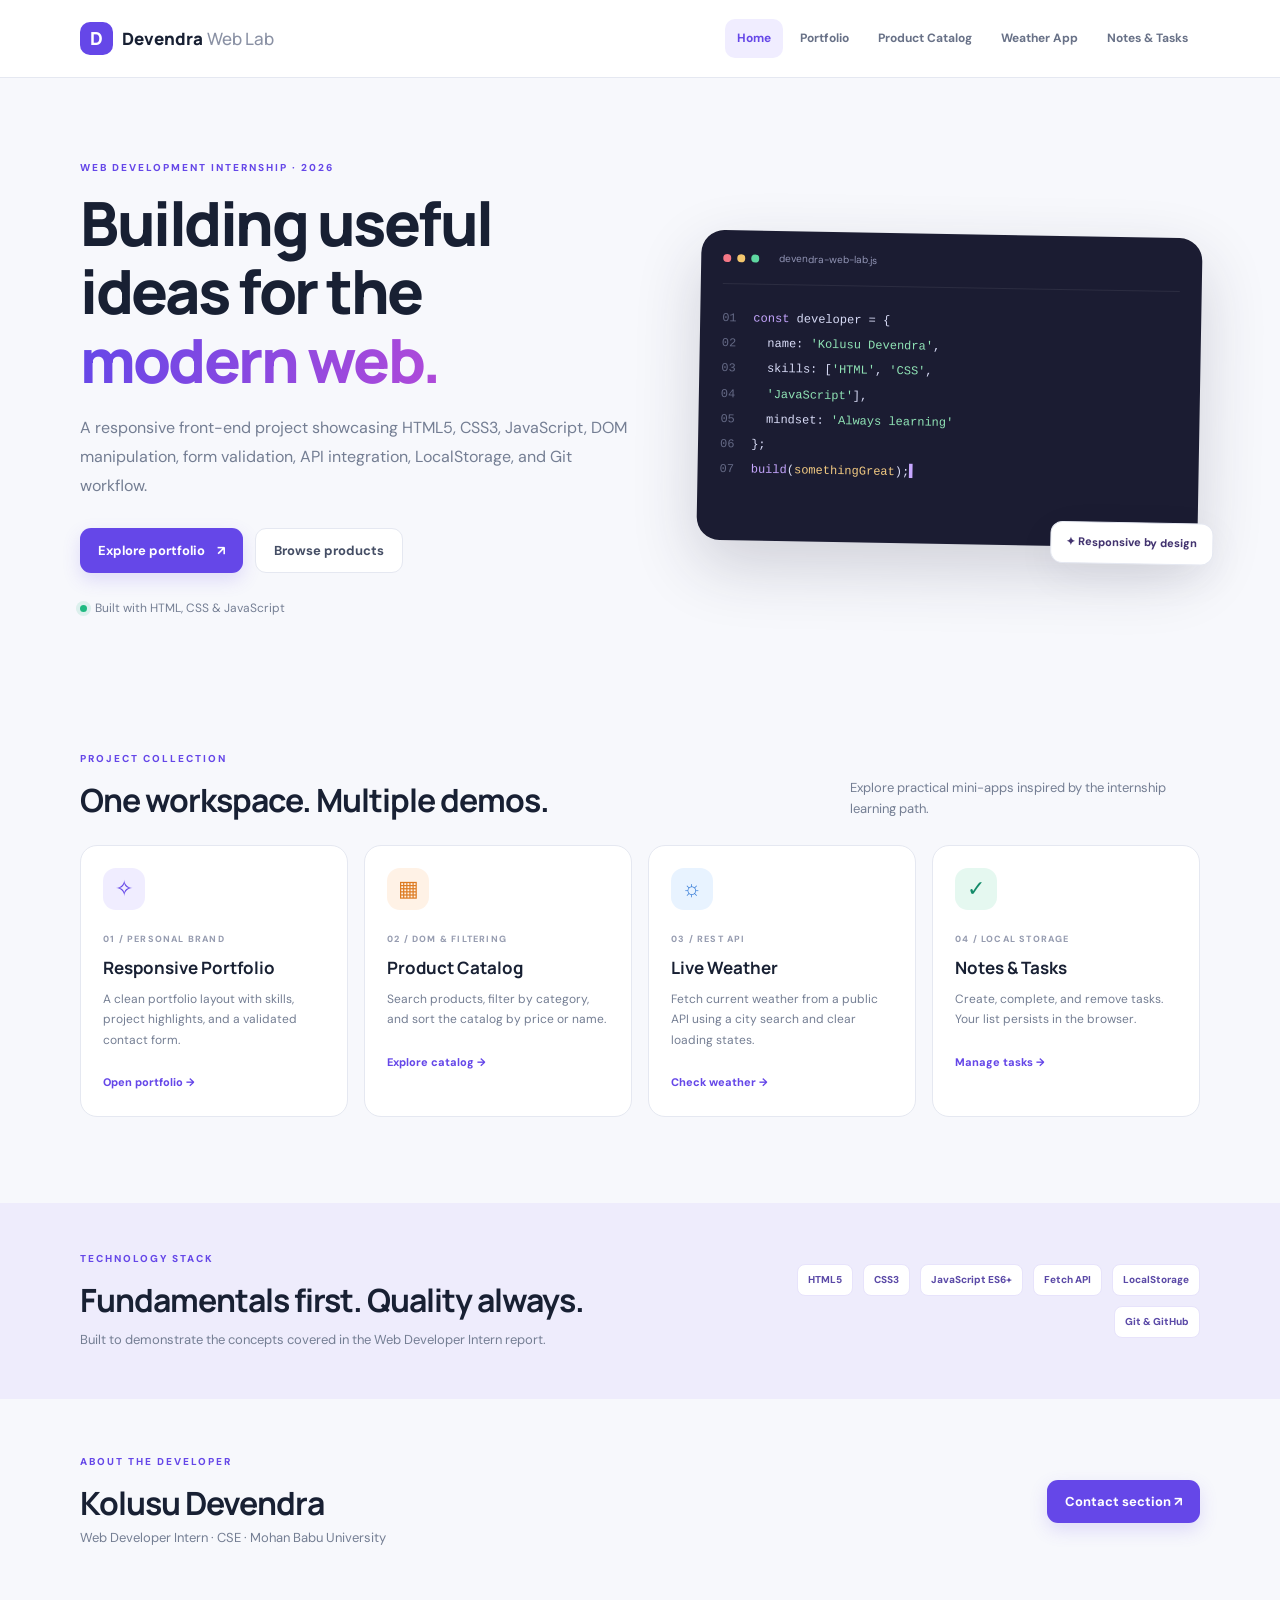
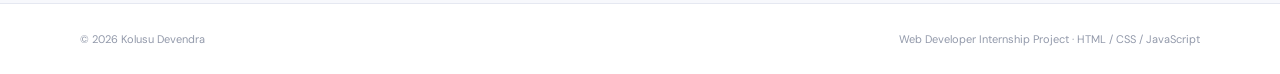
<file: web_developer_internship_project/index.html>
<!DOCTYPE html>
<html lang="en">
<head>
  <meta charset="UTF-8">
  <meta name="viewport" content="width=device-width, initial-scale=1.0">
  <meta name="description" content="Responsive web development internship project by Kolusu Devendra.">
  <title>Devendra Web Lab | Web Development Projects</title>
  <link rel="stylesheet" href="css/style.css">
  <script src="js/main.js" defer></script>
</head>
<body>
  <header class="site-header">
    <a class="logo" href="index.html"><span class="logo-mark">D</span> Devendra<span class="logo-light">Web Lab</span></a>
    <button class="menu-toggle" id="menuToggle" aria-label="Toggle navigation" aria-expanded="false">☰</button>
    <nav class="nav" id="siteNav">
      <a class="active" href="index.html">Home</a>
      <a href="portfolio.html">Portfolio</a>
      <a href="products.html">Product Catalog</a>
      <a href="weather.html">Weather App</a>
      <a href="tasks.html">Notes & Tasks</a>
    </nav>
  </header>
  <main>
    <section class="hero container">
      <div class="hero-copy">
        <p class="eyebrow">WEB DEVELOPMENT INTERNSHIP · 2026</p>
        <h1>Building useful ideas for the <span class="gradient-text">modern web.</span></h1>
        <p class="hero-text">A responsive front-end project showcasing HTML5, CSS3, JavaScript, DOM manipulation, form validation, API integration, LocalStorage, and Git workflow.</p>
        <div class="hero-actions"><a class="btn btn-primary" href="portfolio.html">Explore portfolio <span>↗</span></a><a class="btn btn-secondary" href="products.html">Browse products</a></div>
        <div class="hero-note"><span class="status-dot"></span> Built with HTML, CSS & JavaScript</div>
      </div>
      <div class="hero-visual" aria-label="Web development illustration">
        <div class="visual-top"><span></span><span></span><span></span><small>devendra-web-lab.js</small></div>
        <div class="code-lines"><p><i>01</i> <b>const</b> developer = {</p><p><i>02</i> &nbsp; name: <em>'Kolusu Devendra'</em>,</p><p><i>03</i> &nbsp; skills: [<em>'HTML'</em>, <em>'CSS'</em>,</p><p><i>04</i> &nbsp; <em>'JavaScript'</em>],</p><p><i>05</i> &nbsp; mindset: <em>'Always learning'</em></p><p><i>06</i> };</p><p><i>07</i> <b>build</b>(<strong>somethingGreat</strong>);<span class="cursor">▍</span></p></div>
        <div class="visual-badge">✦ Responsive by design</div>
      </div>
    </section>
    <section class="container section">
      <div class="section-heading"><div><p class="eyebrow">PROJECT COLLECTION</p><h2>One workspace. Multiple demos.</h2></div><p class="muted">Explore practical mini-apps inspired by the internship learning path.</p></div>
      <div class="feature-grid">
        <a class="feature-card" href="portfolio.html"><span class="feature-icon purple">✧</span><span class="card-kicker">01 / PERSONAL BRAND</span><h3>Responsive Portfolio</h3><p>A clean portfolio layout with skills, project highlights, and a validated contact form.</p><span class="card-link">Open portfolio →</span></a>
        <a class="feature-card" href="products.html"><span class="feature-icon orange">▦</span><span class="card-kicker">02 / DOM & FILTERING</span><h3>Product Catalog</h3><p>Search products, filter by category, and sort the catalog by price or name.</p><span class="card-link">Explore catalog →</span></a>
        <a class="feature-card" href="weather.html"><span class="feature-icon blue">☼</span><span class="card-kicker">03 / REST API</span><h3>Live Weather</h3><p>Fetch current weather from a public API using a city search and clear loading states.</p><span class="card-link">Check weather →</span></a>
        <a class="feature-card" href="tasks.html"><span class="feature-icon green">✓</span><span class="card-kicker">04 / LOCAL STORAGE</span><h3>Notes & Tasks</h3><p>Create, complete, and remove tasks. Your list persists in the browser.</p><span class="card-link">Manage tasks →</span></a>
      </div>
    </section>
    <section class="band"><div class="container band-inner"><div><p class="eyebrow">TECHNOLOGY STACK</p><h2>Fundamentals first. Quality always.</h2><p class="muted">Built to demonstrate the concepts covered in the Web Developer Intern report.</p></div><div class="tech-list"><span>HTML5</span><span>CSS3</span><span>JavaScript ES6+</span><span>Fetch API</span><span>LocalStorage</span><span>Git & GitHub</span></div></div></section>
    <section class="container section about-strip"><div><p class="eyebrow">ABOUT THE DEVELOPER</p><h2>Kolusu Devendra</h2><p class="muted">Web Developer Intern · CSE · Mohan Babu University</p></div><a class="btn btn-primary" href="portfolio.html#contact">Contact section ↗</a></section>
  </main>
  <footer class="site-footer"><div class="container footer-inner"><span>© <span data-year></span> Kolusu Devendra</span><span>Web Developer Internship Project · HTML / CSS / JavaScript</span></div></footer>
</body>
</html>
</file>
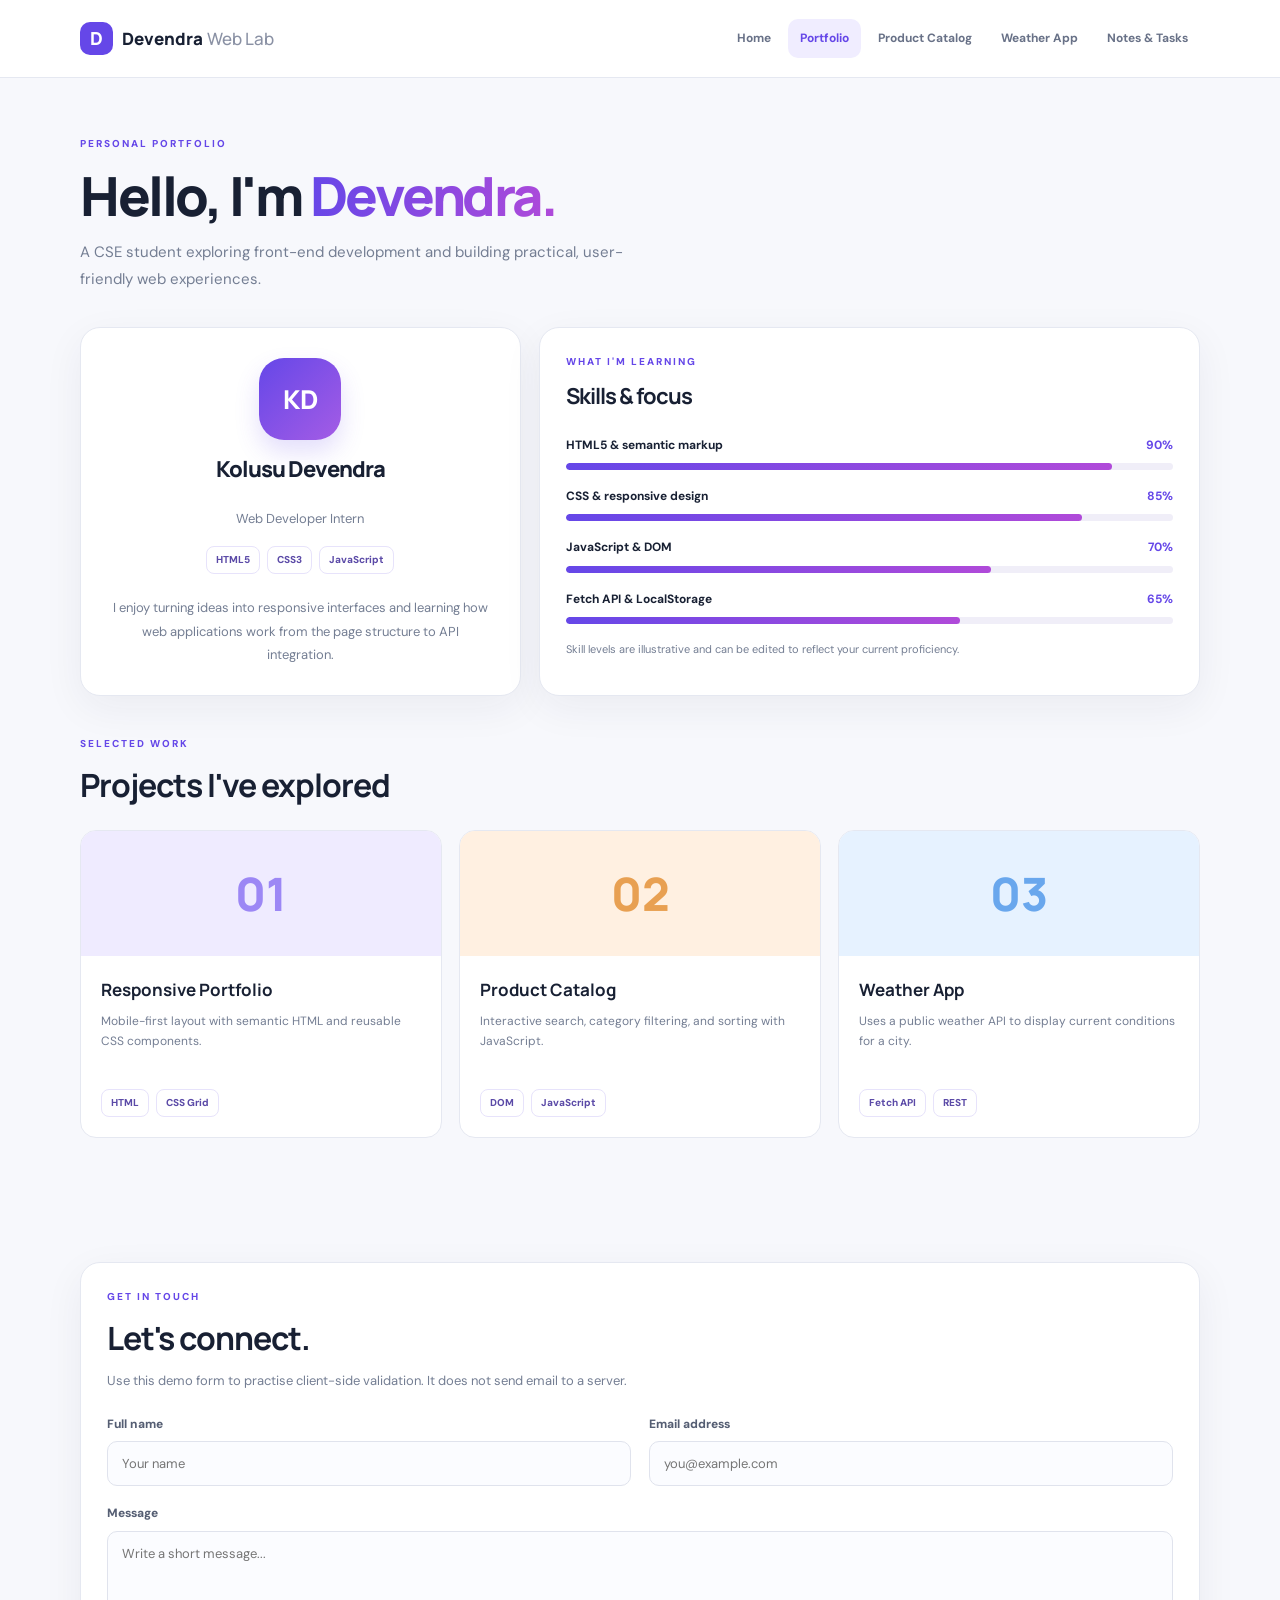
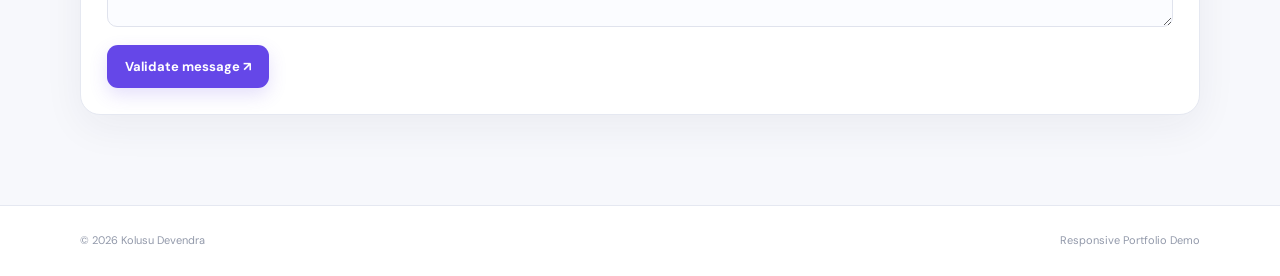
<file: web_developer_internship_project/portfolio.html>
<!DOCTYPE html>
<html lang="en">
<head><meta charset="UTF-8"><meta name="viewport" content="width=device-width, initial-scale=1.0"><title>Portfolio | Devendra Web Lab</title><link rel="stylesheet" href="css/style.css"><script src="js/main.js" defer></script></head>
<body>
<header class="site-header"><a class="logo" href="index.html"><span class="logo-mark">D</span> Devendra<span class="logo-light">Web Lab</span></a><button class="menu-toggle" id="menuToggle" aria-label="Toggle navigation" aria-expanded="false">☰</button><nav class="nav" id="siteNav"><a href="index.html">Home</a><a class="active" href="portfolio.html">Portfolio</a><a href="products.html">Product Catalog</a><a href="weather.html">Weather App</a><a href="tasks.html">Notes & Tasks</a></nav></header>
<main class="container page-main">
  <section class="page-intro"><p class="eyebrow">PERSONAL PORTFOLIO</p><h1>Hello, I'm <span class="gradient-text">Devendra.</span></h1><p class="hero-text">A CSE student exploring front-end development and building practical, user-friendly web experiences.</p></section>
  <section class="profile-grid"><article class="panel profile-card"><div class="avatar">KD</div><h2>Kolusu Devendra</h2><p class="muted">Web Developer Intern</p><div class="tag-row"><span>HTML5</span><span>CSS3</span><span>JavaScript</span></div><p class="profile-summary">I enjoy turning ideas into responsive interfaces and learning how web applications work from the page structure to API integration.</p></article>
  <article class="panel"><p class="eyebrow">WHAT I'M LEARNING</p><h2>Skills & focus</h2><div class="skill"><div><span>HTML5 & semantic markup</span><b>90%</b></div><div class="skill-track"><span style="width:90%"></span></div></div><div class="skill"><div><span>CSS & responsive design</span><b>85%</b></div><div class="skill-track"><span style="width:85%"></span></div></div><div class="skill"><div><span>JavaScript & DOM</span><b>70%</b></div><div class="skill-track"><span style="width:70%"></span></div></div><div class="skill"><div><span>Fetch API & LocalStorage</span><b>65%</b></div><div class="skill-track"><span style="width:65%"></span></div></div><p class="small muted">Skill levels are illustrative and can be edited to reflect your current proficiency.</p></article></section>
  <section class="section"><div class="section-heading"><div><p class="eyebrow">SELECTED WORK</p><h2>Projects I've explored</h2></div></div><div class="project-grid"><article class="project-card"><div class="project-art art-purple">01</div><div class="project-content"><h3>Responsive Portfolio</h3><p>Mobile-first layout with semantic HTML and reusable CSS components.</p><div class="tag-row"><span>HTML</span><span>CSS Grid</span></div></div></article><article class="project-card"><div class="project-art art-orange">02</div><div class="project-content"><h3>Product Catalog</h3><p>Interactive search, category filtering, and sorting with JavaScript.</p><div class="tag-row"><span>DOM</span><span>JavaScript</span></div></div></article><article class="project-card"><div class="project-art art-blue">03</div><div class="project-content"><h3>Weather App</h3><p>Uses a public weather API to display current conditions for a city.</p><div class="tag-row"><span>Fetch API</span><span>REST</span></div></div></article></div></section>
  <section class="panel contact-panel" id="contact"><p class="eyebrow">GET IN TOUCH</p><h2>Let's connect.</h2><p class="muted">Use this demo form to practise client-side validation. It does not send email to a server.</p><form id="contactForm" class="form-grid" novalidate><label>Full name<input id="contactName" name="name" required minlength="2" placeholder="Your name"></label><label>Email address<input id="contactEmail" name="email" type="email" required placeholder="you@example.com"></label><label class="full-width">Message<textarea id="contactMessage" name="message" required minlength="10" rows="4" placeholder="Write a short message..."></textarea></label><div class="full-width form-submit"><button class="btn btn-primary" type="submit">Validate message ↗</button><p id="contactStatus" class="form-status" role="status"></p></div></form></section>
</main><footer class="site-footer"><div class="container footer-inner"><span>© <span data-year></span> Kolusu Devendra</span><span>Responsive Portfolio Demo</span></div></footer>
</body></html>
</file>
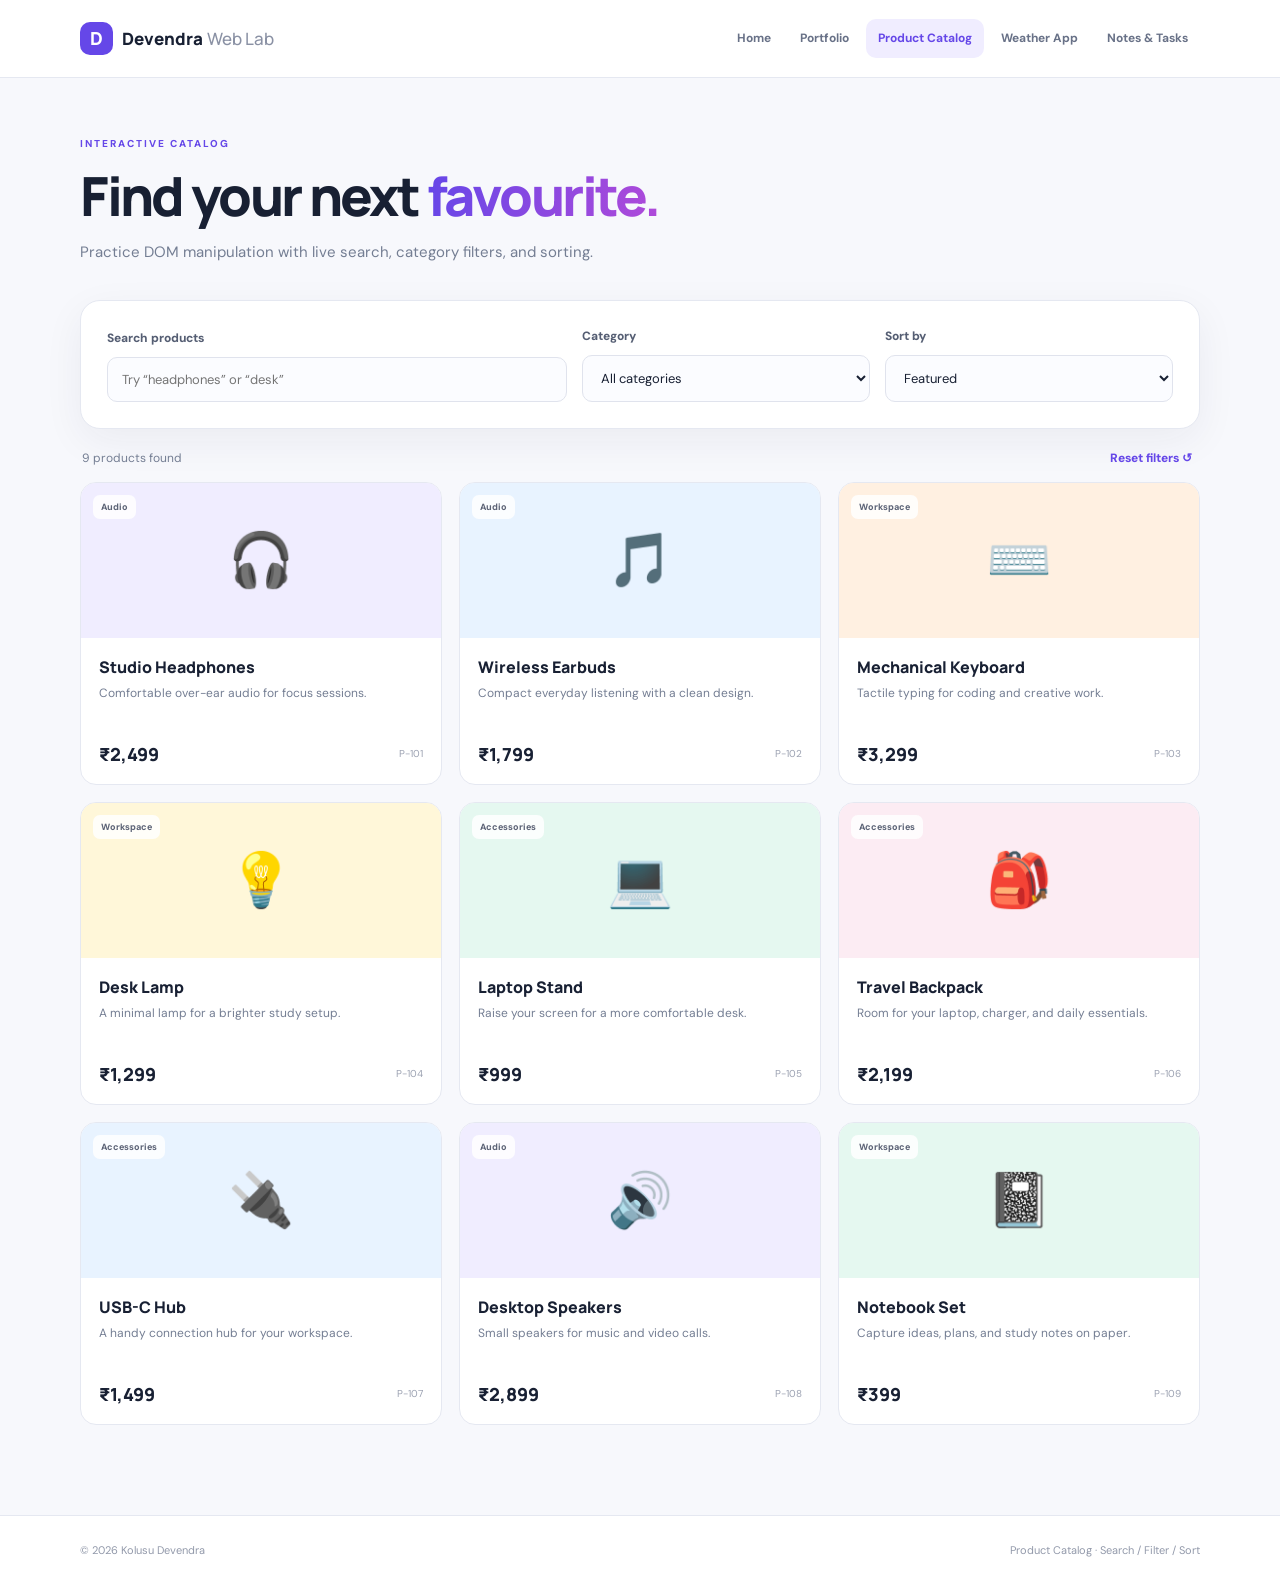
<file: web_developer_internship_project/products.html>
<!DOCTYPE html>
<html lang="en">
<head><meta charset="UTF-8"><meta name="viewport" content="width=device-width, initial-scale=1.0"><title>Product Catalog | Devendra Web Lab</title><link rel="stylesheet" href="css/style.css"><script src="js/main.js" defer></script></head>
<body>
<header class="site-header"><a class="logo" href="index.html"><span class="logo-mark">D</span> Devendra<span class="logo-light">Web Lab</span></a><button class="menu-toggle" id="menuToggle" aria-label="Toggle navigation" aria-expanded="false">☰</button><nav class="nav" id="siteNav"><a href="index.html">Home</a><a href="portfolio.html">Portfolio</a><a class="active" href="products.html">Product Catalog</a><a href="weather.html">Weather App</a><a href="tasks.html">Notes & Tasks</a></nav></header>
<main class="container page-main">
<section class="page-intro"><p class="eyebrow">INTERACTIVE CATALOG</p><h1>Find your next <span class="gradient-text">favourite.</span></h1><p class="hero-text">Practice DOM manipulation with live search, category filters, and sorting.</p></section>
<section class="catalog-controls panel"><label class="search-field">Search products<input id="productSearch" type="search" placeholder="Try “headphones” or “desk”"></label><label>Category<select id="categoryFilter"><option value="all">All categories</option><option value="Audio">Audio</option><option value="Workspace">Workspace</option><option value="Accessories">Accessories</option></select></label><label>Sort by<select id="sortProducts"><option value="featured">Featured</option><option value="price-low">Price: low to high</option><option value="price-high">Price: high to low</option><option value="name">Name: A–Z</option></select></label></section>
<div class="catalog-meta"><p id="productCount" class="muted" aria-live="polite">Loading products…</p><button class="text-button" id="resetProducts" type="button">Reset filters ↺</button></div>
<section class="product-grid" id="productGrid" aria-live="polite"></section>
</main><footer class="site-footer"><div class="container footer-inner"><span>© <span data-year></span> Kolusu Devendra</span><span>Product Catalog · Search / Filter / Sort</span></div></footer>
</body></html>
</file>
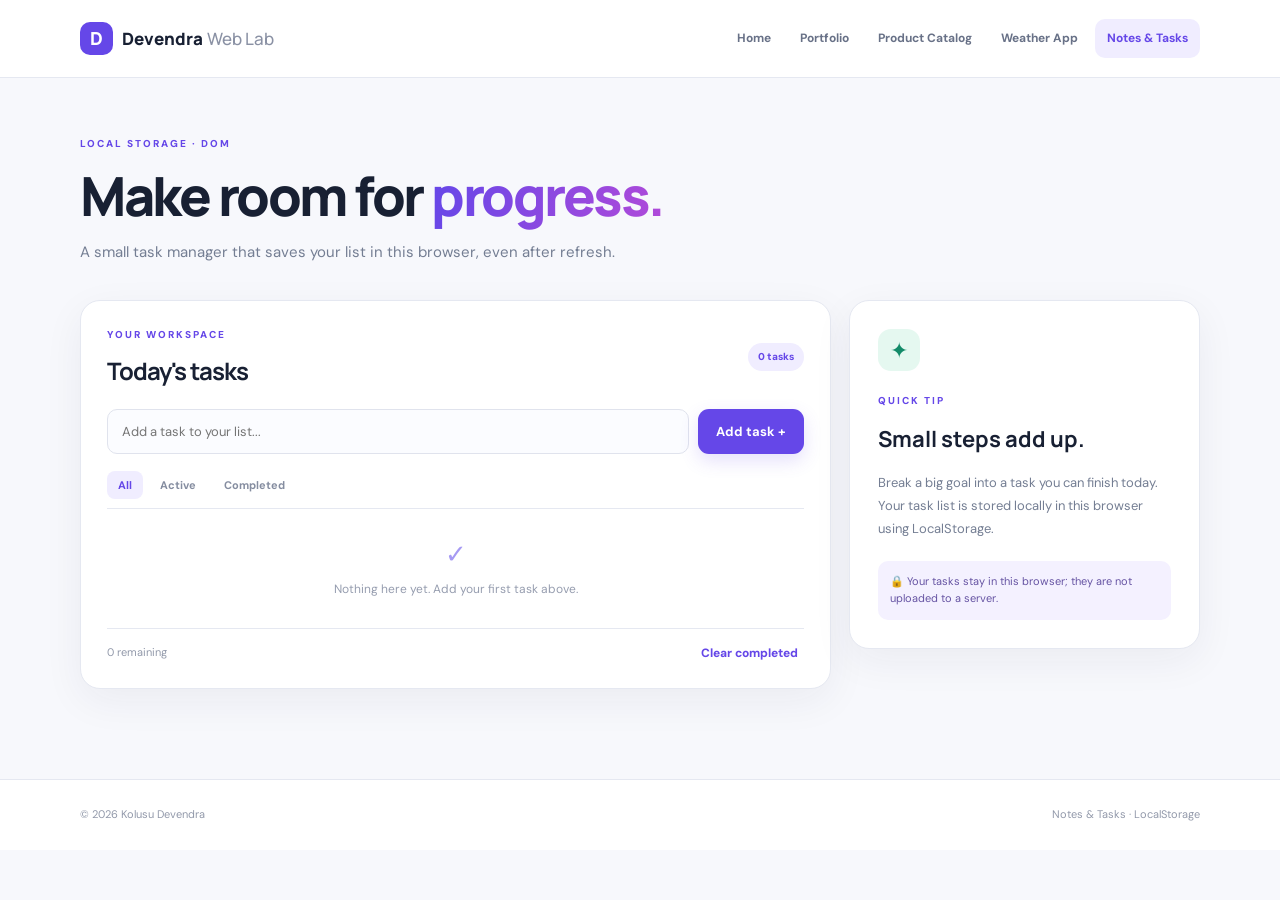
<file: web_developer_internship_project/tasks.html>
<!DOCTYPE html>
<html lang="en">
<head><meta charset="UTF-8"><meta name="viewport" content="width=device-width, initial-scale=1.0"><title>Notes & Tasks | Devendra Web Lab</title><link rel="stylesheet" href="css/style.css"><script src="js/main.js" defer></script></head>
<body>
<header class="site-header"><a class="logo" href="index.html"><span class="logo-mark">D</span> Devendra<span class="logo-light">Web Lab</span></a><button class="menu-toggle" id="menuToggle" aria-label="Toggle navigation" aria-expanded="false">☰</button><nav class="nav" id="siteNav"><a href="index.html">Home</a><a href="portfolio.html">Portfolio</a><a href="products.html">Product Catalog</a><a href="weather.html">Weather App</a><a class="active" href="tasks.html">Notes & Tasks</a></nav></header>
<main class="container page-main task-page">
<section class="page-intro"><p class="eyebrow">LOCAL STORAGE · DOM</p><h1>Make room for <span class="gradient-text">progress.</span></h1><p class="hero-text">A small task manager that saves your list in this browser, even after refresh.</p></section>
<section class="task-layout"><div class="panel task-panel"><div class="section-heading"><div><p class="eyebrow">YOUR WORKSPACE</p><h2>Today's tasks</h2></div><span id="taskSummary" class="pill">0 tasks</span></div><form id="taskForm" class="task-entry"><label for="taskInput" class="sr-only">New task</label><input id="taskInput" required maxlength="140" placeholder="Add a task to your list..."><button class="btn btn-primary" type="submit">Add task +</button></form><div class="task-filters" role="group" aria-label="Filter tasks"><button class="filter-btn active" data-task-filter="all" type="button">All</button><button class="filter-btn" data-task-filter="active" type="button">Active</button><button class="filter-btn" data-task-filter="completed" type="button">Completed</button></div><ul id="taskList" class="task-list"></ul><div id="taskEmpty" class="task-empty"><span>✓</span><p>Nothing here yet. Add your first task above.</p></div><div class="task-footer"><span id="taskRemaining">0 remaining</span><button id="clearCompleted" class="text-button" type="button">Clear completed</button></div></div><aside class="panel tip-panel"><span class="feature-icon green">✦</span><p class="eyebrow">QUICK TIP</p><h3>Small steps add up.</h3><p class="muted">Break a big goal into a task you can finish today. Your task list is stored locally in this browser using LocalStorage.</p><div class="tip-note">🔒 Your tasks stay in this browser; they are not uploaded to a server.</div></aside></section>
</main><footer class="site-footer"><div class="container footer-inner"><span>© <span data-year></span> Kolusu Devendra</span><span>Notes & Tasks · LocalStorage</span></div></footer>
</body></html>
</file>
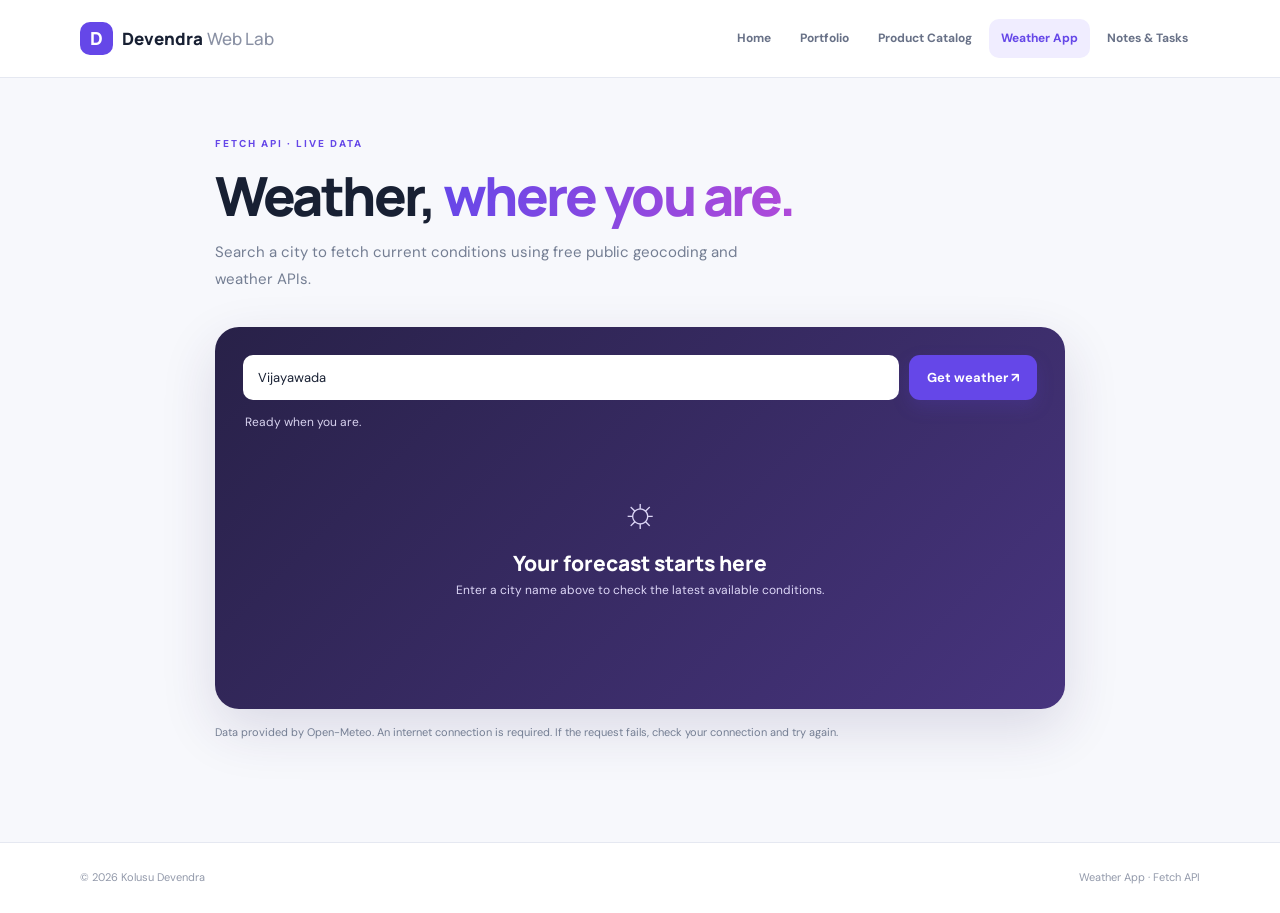
<file: web_developer_internship_project/weather.html>
<!DOCTYPE html>
<html lang="en">
<head><meta charset="UTF-8"><meta name="viewport" content="width=device-width, initial-scale=1.0"><title>Weather App | Devendra Web Lab</title><link rel="stylesheet" href="css/style.css"><script src="js/main.js" defer></script></head>
<body>
<header class="site-header"><a class="logo" href="index.html"><span class="logo-mark">D</span> Devendra<span class="logo-light">Web Lab</span></a><button class="menu-toggle" id="menuToggle" aria-label="Toggle navigation" aria-expanded="false">☰</button><nav class="nav" id="siteNav"><a href="index.html">Home</a><a href="portfolio.html">Portfolio</a><a href="products.html">Product Catalog</a><a class="active" href="weather.html">Weather App</a><a href="tasks.html">Notes & Tasks</a></nav></header>
<main class="container page-main weather-page">
<section class="page-intro"><p class="eyebrow">FETCH API · LIVE DATA</p><h1>Weather, <span class="gradient-text">where you are.</span></h1><p class="hero-text">Search a city to fetch current conditions using free public geocoding and weather APIs.</p></section>
<section class="weather-shell"><form id="weatherForm" class="weather-search"><label for="cityInput" class="sr-only">City name</label><input id="cityInput" name="city" required placeholder="Enter a city, e.g. Vijayawada" value="Vijayawada"><button class="btn btn-primary" type="submit">Get weather ↗</button></form><p id="weatherStatus" class="form-status" role="status">Ready when you are.</p><div id="weatherResult" class="weather-result"><div class="weather-empty"><span>☼</span><h2>Your forecast starts here</h2><p>Enter a city name above to check the latest available conditions.</p></div></div></section>
<p class="small muted api-note">Data provided by Open-Meteo. An internet connection is required. If the request fails, check your connection and try again.</p>
</main><footer class="site-footer"><div class="container footer-inner"><span>© <span data-year></span> Kolusu Devendra</span><span>Weather App · Fetch API</span></div></footer>
</body></html>
</file>
<file: web_developer_internship_project/css/style.css>
@import url('https://fonts.googleapis.com/css2?family=DM+Sans:wght@400;500;600;700&family=Manrope:wght@400;500;600;700;800&display=swap');
:root{--bg:#f7f8fc;--ink:#182033;--muted:#747e93;--line:#e5e8f1;--purple:#6547e8;--purple-dark:#4c32c7;--green:#138b69;--radius:20px;--shadow:0 12px 40px rgba(31,39,75,.06)}*{box-sizing:border-box}html{scroll-behavior:smooth}body{margin:0;background:var(--bg);color:var(--ink);font-family:'DM Sans',Arial,sans-serif;line-height:1.6}a{color:inherit}.container{width:min(1120px,calc(100% - 44px));margin-inline:auto}.site-header{height:78px;background:rgba(255,255,255,.92);border-bottom:1px solid var(--line);display:flex;align-items:center;justify-content:space-between;padding:0 max(calc((100% - 1120px)/2),22px);position:sticky;top:0;z-index:10;backdrop-filter:blur(16px)}.logo{display:flex;align-items:center;gap:9px;text-decoration:none;font-family:Manrope,sans-serif;font-weight:800;font-size:17px;white-space:nowrap}.logo-mark{display:grid;place-items:center;width:33px;height:33px;background:var(--purple);color:white;border-radius:10px;font-size:18px}.logo-light{font-weight:500;color:#8a91a4;margin-left:-5px}.nav{display:flex;align-items:center;gap:5px}.nav a{text-decoration:none;color:#687187;font-size:12px;font-weight:700;padding:10px 12px;border-radius:10px;white-space:nowrap}.nav a:hover,.nav a.active{background:#f0edff;color:var(--purple)}.menu-toggle{display:none;border:1px solid var(--line);background:white;border-radius:10px;padding:8px 11px;font-size:20px}.hero{display:grid;grid-template-columns:1.05fr .95fr;align-items:center;gap:65px;padding-block:82px 92px}.eyebrow{font-size:10px;letter-spacing:2px;font-weight:800;color:var(--purple);margin:0 0 13px}.hero h1,.page-intro h1{font-family:Manrope,sans-serif;font-size:clamp(38px,5vw,61px);line-height:1.12;letter-spacing:-2.5px;margin:0 0 20px;font-weight:800}.gradient-text{background:linear-gradient(100deg,#6547e8,#b04ad9);-webkit-background-clip:text;background-clip:text;color:transparent}.hero-text{font-size:16px;color:var(--muted);max-width:560px;line-height:1.8;margin:0}.hero-actions{display:flex;gap:12px;flex-wrap:wrap;margin-top:28px}.btn{display:inline-flex;justify-content:center;align-items:center;gap:12px;border:0;border-radius:11px;padding:13px 18px;font:700 13px 'DM Sans',sans-serif;text-decoration:none;cursor:pointer;transition:transform .2s,background .2s}.btn:hover{transform:translateY(-2px)}.btn-primary{background:var(--purple);color:white;box-shadow:0 7px 18px #6547e82b}.btn-primary:hover{background:var(--purple-dark)}.btn-secondary{background:white;border:1px solid var(--line);color:#454e65}.hero-note{font-size:12px;color:var(--muted);margin-top:26px;display:flex;align-items:center;gap:8px}.status-dot{width:7px;height:7px;background:#20b981;border-radius:50%;box-shadow:0 0 0 4px #20b98120}.hero-visual{position:relative;background:#1b1c32;border-radius:23px;box-shadow:0 25px 65px #25234130;padding:20px 22px 26px;min-height:310px;transform:rotate(1deg)}.visual-top{display:flex;align-items:center;gap:6px;border-bottom:1px solid #ffffff13;padding-bottom:17px}.visual-top>span{width:8px;height:8px;border-radius:50%;background:#f47786}.visual-top>span:nth-child(2){background:#f3c66d}.visual-top>span:nth-child(3){background:#5ed7a0}.visual-top small{margin-left:14px;color:#9295b5;font-size:10px}.code-lines{padding-top:22px;font:12px/2.1 ui-monospace,SFMono-Regular,Consolas,monospace;color:#d9dcf7}.code-lines p{margin:0}.code-lines i{font-style:normal;color:#646985;display:inline-block;width:24px}.code-lines b{color:#c7a7ff;font-weight:500}.code-lines em{color:#90e4b6;font-style:normal}.code-lines strong{color:#f2ca82;font-weight:500}.cursor{color:#c7a7ff}.visual-badge{position:absolute;right:-16px;bottom:-17px;padding:11px 15px;background:white;color:#42336f;border:1px solid var(--line);border-radius:12px;font-size:11px;font-weight:800;box-shadow:var(--shadow)}.section{padding-block:40px 86px}.section-heading{display:flex;align-items:flex-end;justify-content:space-between;gap:25px;margin-bottom:25px}.section-heading h2,.band h2,.about-strip h2,.panel h2{font-family:Manrope,sans-serif;font-size:clamp(24px,3vw,32px);letter-spacing:-1px;line-height:1.25;margin:0}.muted{color:var(--muted)}.section-heading>.muted{max-width:350px;font-size:13px;margin:0}.feature-grid{display:grid;grid-template-columns:repeat(4,1fr);gap:16px}.feature-card{background:white;border:1px solid var(--line);border-radius:17px;padding:22px;text-decoration:none;min-height:250px;transition:transform .2s,box-shadow .2s}.feature-card:hover,.project-card:hover{transform:translateY(-4px);box-shadow:var(--shadow)}.feature-icon{width:42px;height:42px;border-radius:13px;display:grid;place-items:center;font-size:22px;margin-bottom:22px}.purple{background:#f0edff;color:#6547e8}.orange{background:#fff2e6;color:#dd7b22}.blue{background:#e8f3ff;color:#3279d6}.green{background:#e5f8f0;color:#138b69}.card-kicker{display:block;font-size:9px;letter-spacing:1.2px;color:#969cb0;font-weight:800}.feature-card h3,.project-card h3,.tip-panel h3{font-family:Manrope,sans-serif;font-size:17px;margin:8px 0}.feature-card p,.project-card p{font-size:12px;color:var(--muted);line-height:1.7;margin:0 0 18px}.card-link{font-size:11px;color:var(--purple);font-weight:800}.band{background:#eeecfc;padding:48px 0}.band-inner{display:flex;align-items:center;justify-content:space-between;gap:40px}.band h2{margin-bottom:10px}.band .muted{font-size:13px;margin:0}.tech-list{display:flex;justify-content:flex-end;gap:10px;flex-wrap:wrap;max-width:460px}.tech-list span,.tag-row span{background:white;border:1px solid #e7e3fb;border-radius:8px;padding:7px 10px;font-size:10px;font-weight:800;color:#5b4aa7}.about-strip{display:flex;align-items:center;justify-content:space-between;gap:25px;padding-block:55px}.about-strip h2{margin-bottom:5px}.about-strip .muted{margin:0;font-size:13px}.site-footer{border-top:1px solid var(--line);background:white}.footer-inner{min-height:70px;display:flex;align-items:center;justify-content:space-between;gap:15px;color:#9299aa;font-size:11px}.page-main{padding-top:58px;padding-bottom:90px}.page-intro{margin-bottom:34px;max-width:760px}.page-intro h1{font-size:clamp(36px,5vw,54px);margin-bottom:14px}.page-intro .hero-text{font-size:15px}.panel{background:white;border:1px solid var(--line);border-radius:var(--radius);padding:26px;box-shadow:var(--shadow)}.profile-grid{display:grid;grid-template-columns:.8fr 1.2fr;gap:18px}.profile-card{text-align:center}.avatar{width:82px;height:82px;margin:4px auto 14px;display:grid;place-items:center;border-radius:25px;background:linear-gradient(135deg,#6547e8,#a45ce5);color:white;font:800 26px Manrope,sans-serif;box-shadow:0 12px 24px #6547e82e}.profile-card h2{font:800 21px Manrope,sans-serif;margin:0}.profile-card>.muted{margin:2px 0 16px;font-size:13px}.tag-row{display:flex;gap:7px;flex-wrap:wrap}.profile-card .tag-row{justify-content:center}.tag-row span{font-size:10px;padding:5px 9px}.profile-summary{font-size:13px;color:var(--muted);line-height:1.8;margin:22px 0 0}.profile-grid .panel h2{font-size:22px;margin-bottom:25px}.skill{margin:17px 0}.skill>div:first-child{display:flex;justify-content:space-between;font-size:12px;font-weight:700;margin-bottom:8px}.skill b{color:var(--purple)}.skill-track{height:7px;background:#f0eef8;border-radius:10px;overflow:hidden}.skill-track span{display:block;height:100%;background:linear-gradient(90deg,#6547e8,#b04ad9);border-radius:10px}.small{font-size:11px}.project-grid{display:grid;grid-template-columns:repeat(3,1fr);gap:17px}.project-card{border:1px solid var(--line);border-radius:16px;overflow:hidden;background:white;transition:transform .2s,box-shadow .2s}.project-art{height:125px;display:grid;place-items:center;font:800 46px Manrope,sans-serif}.art-purple{background:#efebff;color:#9c87f5}.art-orange{background:#fff0e1;color:#e8a052}.art-blue{background:#e6f2ff;color:#69a7ed}.project-content{padding:20px}.project-content h3{margin:0 0 7px}.project-content p{min-height:60px}.contact-panel{margin-top:38px}.contact-panel h2{margin-bottom:8px}.contact-panel>.muted{font-size:13px}.form-grid{display:grid;grid-template-columns:1fr 1fr;gap:18px;margin-top:24px}.form-grid label,.catalog-controls label{display:grid;gap:7px;font-size:12px;font-weight:800;color:#555e73}.form-grid input,.form-grid textarea,.catalog-controls input,.catalog-controls select,.weather-search input,.task-entry input{width:100%;border:1px solid #e0e3ed;background:#fbfcff;border-radius:10px;padding:13px 14px;font:13px 'DM Sans',sans-serif;color:var(--ink);outline:none}.form-grid input:focus,.form-grid textarea:focus,.catalog-controls input:focus,.catalog-controls select:focus,.weather-search input:focus,.task-entry input:focus{border-color:#a69af3;box-shadow:0 0 0 3px #6547e814}.form-grid textarea{resize:vertical}.full-width{grid-column:1/-1}.form-submit{display:flex;align-items:center;gap:15px;flex-wrap:wrap}.form-status{font-size:12px;color:var(--muted);margin:0}.form-status.error{color:#c13c55}.form-status.success{color:#16805e}.catalog-controls{display:grid;grid-template-columns:1.6fr 1fr 1fr;gap:15px;align-items:end}.catalog-controls label{gap:8px}.catalog-meta{display:flex;justify-content:space-between;align-items:center;margin:20px 2px 14px;font-size:12px}.catalog-meta p{margin:0}.text-button{border:0;background:none;color:var(--purple);font:800 12px 'DM Sans',sans-serif;cursor:pointer}.product-grid{display:grid;grid-template-columns:repeat(3,1fr);gap:17px}.product-card{background:white;border:1px solid var(--line);border-radius:16px;overflow:hidden;transition:transform .2s,box-shadow .2s}.product-card:hover{transform:translateY(-3px);box-shadow:var(--shadow)}.product-visual{height:155px;display:grid;place-items:center;font-size:53px;position:relative}.product-visual .product-category{position:absolute;top:12px;left:12px;background:#ffffffd9;padding:5px 8px;border-radius:7px;font-size:9px;font-weight:800;color:#5c6376}.product-info{padding:18px}.product-info h3{font:800 16px Manrope,sans-serif;margin:0 0 6px}.product-info p{font-size:12px;color:var(--muted);margin:0;min-height:40px}.product-bottom{display:flex;align-items:center;justify-content:space-between;margin-top:18px}.price{font:800 18px Manrope,sans-serif}.product-id{font-size:10px;color:#9ba1b1}.no-results{grid-column:1/-1;padding:50px;text-align:center;color:var(--muted);background:white;border:1px dashed var(--line);border-radius:15px}.weather-page{max-width:850px}.weather-shell{background:linear-gradient(135deg,#282148,#47347e);border-radius:24px;padding:28px;color:white;box-shadow:0 20px 55px #34265b24}.weather-search{display:flex;gap:10px}.weather-search input{background:#ffffff;color:var(--ink);border-color:transparent;flex:1;min-width:0}.weather-search .btn{flex-shrink:0}.weather-shell .form-status{color:#d8d3ef;margin:13px 2px}.weather-shell .form-status.error{color:#ffb9c4}.weather-result{min-height:235px}.weather-empty{text-align:center;padding:32px 12px;color:#ddd7f7}.weather-empty>span{font-size:42px}.weather-empty h2{font:800 21px Manrope,sans-serif;color:white;margin:4px 0}.weather-empty p{font-size:12px;margin:0}.weather-data{display:grid;grid-template-columns:1fr 1fr;gap:12px;padding-top:16px}.weather-main{grid-column:1/-1;display:flex;align-items:center;justify-content:space-between;padding:18px 4px 22px;border-bottom:1px solid #ffffff24}.weather-city{font:800 23px Manrope,sans-serif}.weather-desc{font-size:12px;color:#d9d4ee}.weather-temp{font:800 54px Manrope,sans-serif;letter-spacing:-3px}.weather-stat{background:#ffffff12;border:1px solid #ffffff16;padding:15px;border-radius:13px}.weather-stat span{display:block;color:#d0c9eb;font-size:10px}.weather-stat strong{font:800 18px Manrope,sans-serif}.api-note{margin-top:15px}.task-layout{display:grid;grid-template-columns:1.5fr .7fr;gap:18px;align-items:start}.task-panel .section-heading{align-items:center;margin-bottom:23px}.task-panel .section-heading h2{font-size:24px}.pill{background:#f0edff;color:var(--purple);border-radius:100px;padding:6px 10px;font-size:10px;font-weight:800;white-space:nowrap}.task-entry{display:flex;gap:9px}.task-entry input{min-width:0;flex:1}.task-entry .btn{white-space:nowrap}.task-filters{display:flex;gap:6px;padding:17px 0 9px;border-bottom:1px solid var(--line)}.filter-btn{border:0;background:transparent;border-radius:8px;padding:7px 11px;color:#858da0;font:700 11px 'DM Sans',sans-serif;cursor:pointer}.filter-btn.active{background:#f0edff;color:var(--purple)}.task-list{list-style:none;padding:0;margin:0}.task-item{display:flex;align-items:center;gap:11px;padding:14px 2px;border-bottom:1px solid #f0f1f6}.task-check{appearance:none;width:18px;height:18px;border:1.5px solid #c9cede;border-radius:6px;flex-shrink:0;cursor:pointer;display:grid;place-items:center}.task-check:checked{background:var(--purple);border-color:var(--purple)}.task-check:checked:after{content:'✓';color:white;font-size:12px}.task-text{flex:1;overflow-wrap:anywhere;font-size:13px}.task-item.completed .task-text{color:#a2a8b6;text-decoration:line-through}.task-delete{border:0;background:none;color:#b0b5c2;cursor:pointer;font-size:18px;padding:3px 7px}.task-delete:hover{color:#d54b5d}.task-empty{text-align:center;padding:25px 0;color:#969daf;font-size:12px}.task-empty span{font-size:26px;color:#a69af3}.task-empty p{margin:4px 0}.task-footer{border-top:1px solid var(--line);padding-top:15px;display:flex;justify-content:space-between;align-items:center;font-size:11px;color:#9299aa}.tip-panel{padding:28px}.tip-panel h3{font-size:22px;margin:0 0 10px}.tip-panel .muted{font-size:13px;line-height:1.8}.tip-note{background:#f4f1ff;border-radius:10px;padding:12px;margin-top:20px;color:#6654a3;font-size:11px}.sr-only{position:absolute;width:1px;height:1px;padding:0;margin:-1px;overflow:hidden;clip:rect(0,0,0,0);white-space:nowrap;border:0}
@media(max-width:900px){.site-header{padding-inline:22px}.nav a{padding:9px 8px;font-size:11px}.hero{gap:35px}.feature-grid{grid-template-columns:repeat(2,1fr)}.task-layout{grid-template-columns:1fr}.tip-panel{display:none}.product-grid{grid-template-columns:repeat(2,1fr)}}
@media(max-width:680px){.site-header{height:68px}.menu-toggle{display:block}.nav{display:none;position:absolute;top:67px;left:0;right:0;background:white;border-bottom:1px solid var(--line);padding:12px 20px 18px;box-shadow:var(--shadow);align-items:stretch;flex-direction:column}.nav.open{display:flex}.nav a{font-size:13px;padding:11px}.logo{font-size:15px}.container{width:calc(100% - 32px)}.hero{grid-template-columns:1fr;padding-block:54px 66px;gap:38px}.hero h1{font-size:43px;letter-spacing:-2px}.hero-visual{min-height:275px;margin-inline:5px}.section{padding-block:28px 62px}.section-heading{align-items:flex-start;flex-direction:column;gap:8px}.feature-grid{gap:11px}.feature-card{padding:16px;min-height:245px}.feature-icon{margin-bottom:16px}.feature-card h3{font-size:15px}.feature-card p{font-size:11px}.band-inner,.about-strip{align-items:flex-start;flex-direction:column}.tech-list{justify-content:flex-start}.footer-inner{padding-block:18px;align-items:flex-start;flex-direction:column;gap:3px}.page-main{padding-top:40px;padding-bottom:60px}.page-intro h1{font-size:39px;letter-spacing:-1.8px}.profile-grid,.project-grid,.product-grid{grid-template-columns:1fr}.project-art{height:100px}.project-content p{min-height:0}.catalog-controls{grid-template-columns:1fr}.form-grid{grid-template-columns:1fr}.full-width{grid-column:auto}.weather-shell{padding:18px}.weather-search{flex-direction:column}.weather-search .btn{width:100%}.weather-data{grid-template-columns:1fr 1fr}.weather-main{gap:10px}.weather-temp{font-size:44px}.task-entry{flex-direction:column}.task-entry .btn{width:100%}.panel{padding:20px}.profile-grid .panel h2{margin-bottom:18px}}
</file>
